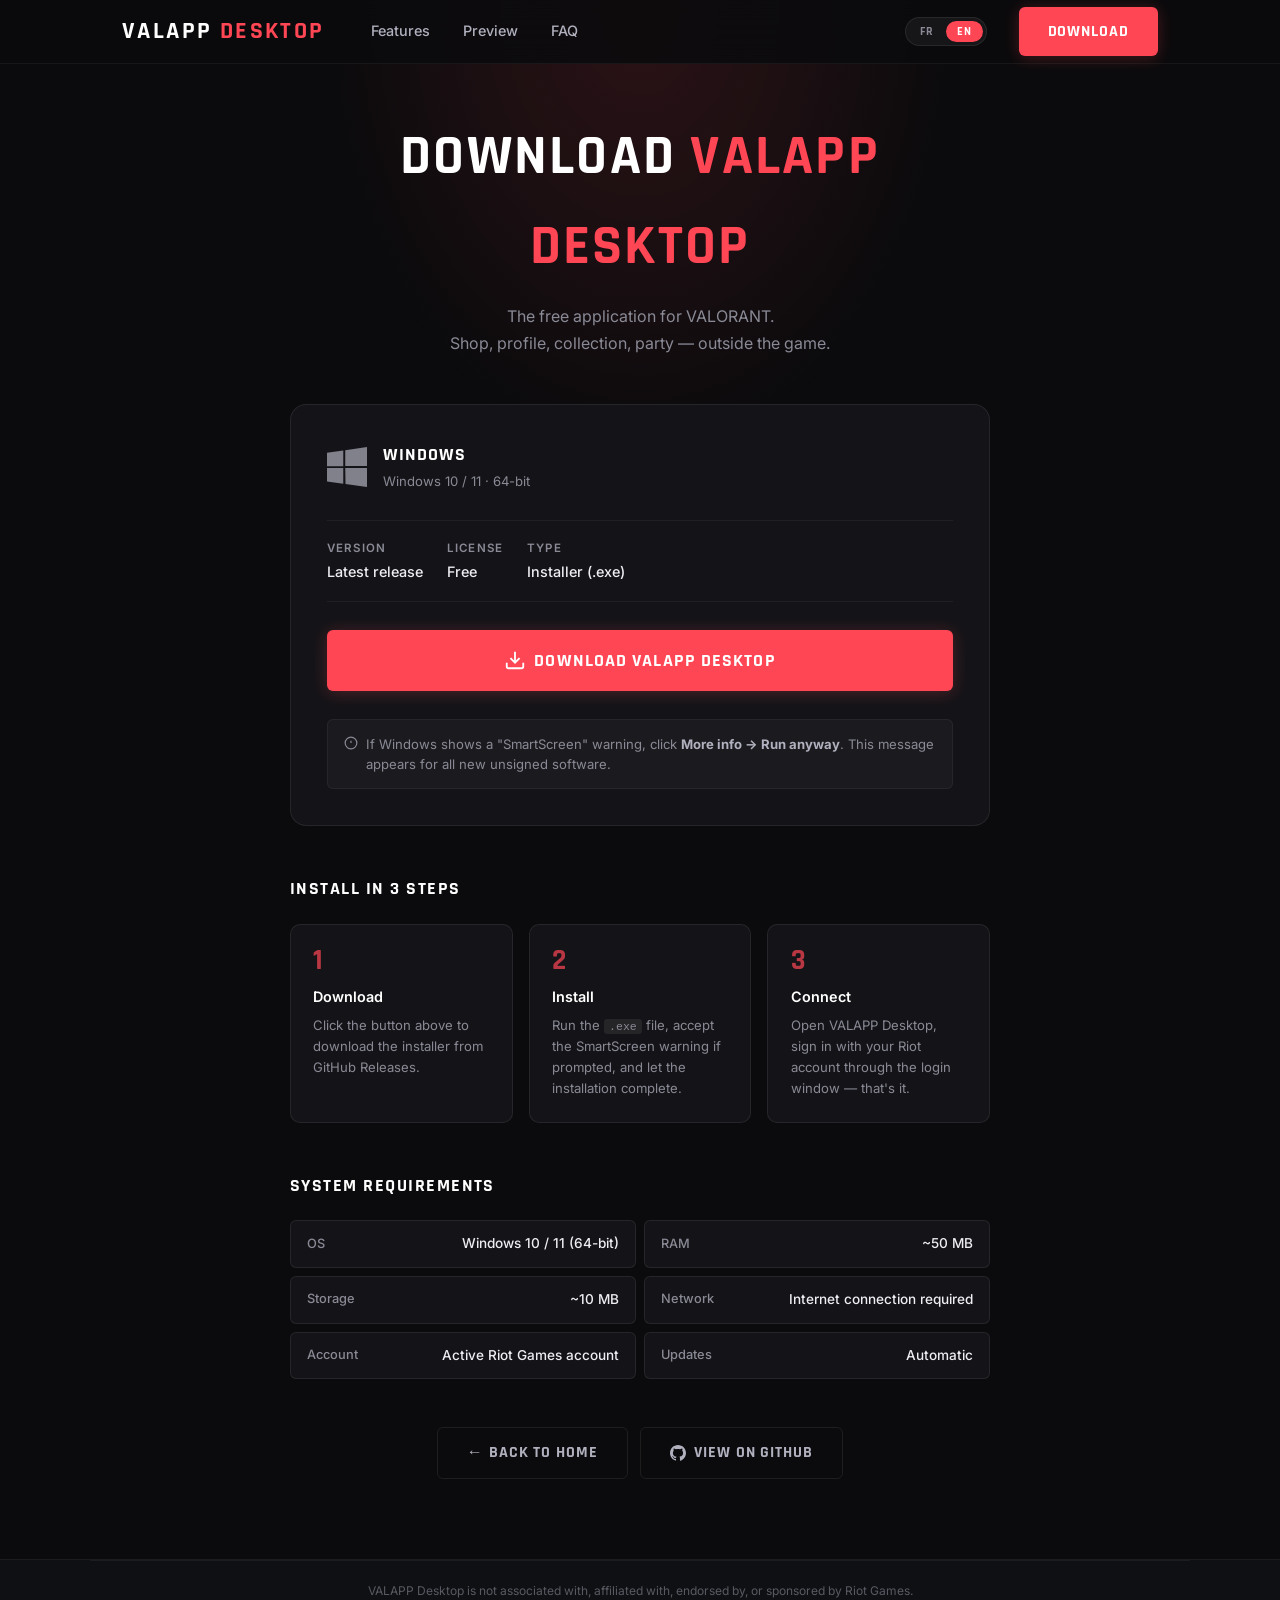
<file: download.html>
<!DOCTYPE html>
<html lang="fr">
<head>
    <meta charset="UTF-8">
    <meta name="viewport" content="width=device-width, initial-scale=1.0">
    <title>Télécharger VALAPP Desktop / Download VALAPP Desktop</title>
    <meta name="description" content="Téléchargez VALAPP Desktop — l'application gratuite pour VALORANT. Windows 10/11 uniquement.">
    <meta name="theme-color" content="#FF4655">
    <link rel="icon" type="image/svg+xml" href="favicon.svg">
    <meta property="og:type" content="website">
    <meta property="og:title" content="Download VALAPP Desktop">
    <meta property="og:description" content="The free app for VALORANT — Windows 10/11.">
    <meta property="og:image" content="https://main-zenato.github.io/VALAPP-desktop/screenshots/store.png">
    <link rel="preconnect" href="https://fonts.googleapis.com">
    <link rel="stylesheet" href="https://fonts.googleapis.com/css2?family=Rajdhani:wght@400;600;700&family=Inter:wght@300;400;500;600&display=swap">
    <link rel="stylesheet" href="style.css">
</head>
<body class="download-page">

<nav class="navbar scrolled" id="navbar">
    <div class="nav-inner">
        <a href="index.html" class="nav-logo">VALAPP<span> Desktop</span></a>
        <ul class="nav-links" id="nav-links">
            <li><a href="index.html#features" data-i18n="nav.features">Fonctionnalités</a></li>
            <li><a href="index.html#screenshots" data-i18n="nav.preview">Aperçu</a></li>
            <li><a href="index.html#faq" data-i18n="nav.faq">FAQ</a></li>
        </ul>
        <div class="lang-toggle">
            <button class="lang-btn active" data-lang="fr">FR</button>
            <button class="lang-btn" data-lang="en">EN</button>
        </div>
        <a href="#download" class="btn btn-primary nav-cta" data-i18n="nav.download">Télécharger</a>
        <button class="nav-burger" id="burger" aria-label="Menu">
            <span></span><span></span><span></span>
        </button>
    </div>
</nav>

<main class="dl-main" id="download">
    <div class="dl-glow"></div>
    <div class="dl-inner">

        <div class="dl-header">
            <h1 data-i18n-html="dl.title">Télécharger <span class="accent">ValAPP</span></h1>
            <p data-i18n-html="dl.subtitle">L'application desktop gratuite pour VALORANT.<br>Boutique, profil, collection, party — en dehors du jeu.</p>
        </div>

        <div class="dl-card">
            <div class="dl-platform">
                <svg width="40" height="40" viewBox="0 0 24 24" fill="currentColor"><path d="M0 3.449L9.75 2.1v9.451H0m10.949-9.602L24 0v11.4H10.949M0 12.6h9.75v9.451L0 20.699M10.949 12.6H24V24l-12.9-1.801"/></svg>
                <div>
                    <span class="dl-os" data-i18n="dl.os">Windows</span>
                    <span class="dl-req" data-i18n="dl.req.platform">Windows 10 / 11 · 64-bit</span>
                </div>
            </div>

            <div class="dl-info-row">
                <div class="dl-info-item">
                    <span class="dl-info-label" data-i18n="dl.ver.label">Version</span>
                    <span class="dl-info-value" data-i18n="dl.ver.value" id="version-display">Dernière version</span>
                </div>
                <div class="dl-info-item">
                    <span class="dl-info-label" data-i18n="dl.lic.label">Licence</span>
                    <span class="dl-info-value" data-i18n="dl.lic.value">Gratuit</span>
                </div>
                <div class="dl-info-item">
                    <span class="dl-info-label" data-i18n="dl.type.label">Type</span>
                    <span class="dl-info-value" data-i18n="dl.type.value">Installateur (.exe)</span>
                </div>
            </div>

            <a href="https://github.com/Main-Zenato/VALAPP-desktop/releases/latest" class="btn btn-primary btn-xl dl-btn" id="dl-btn">
                <svg width="22" height="22" fill="none" stroke="currentColor" stroke-width="2" viewBox="0 0 24 24"><path d="M21 15v4a2 2 0 0 1-2 2H5a2 2 0 0 1-2-2v-4"/><polyline points="7 10 12 15 17 10"/><line x1="12" y1="15" x2="12" y2="3"/></svg>
                <span data-i18n="dl.btn">Télécharger VALAPP Desktop</span>
            </a>

            <p class="dl-note">
                <svg width="14" height="14" fill="none" stroke="currentColor" stroke-width="2" viewBox="0 0 24 24"><circle cx="12" cy="12" r="10"/><line x1="12" y1="8" x2="12" y2="12"/><line x1="12" y1="16" x2="12.01" y2="16"/></svg>
                <span data-i18n-html="dl.note">Si Windows affiche un avertissement "SmartScreen", cliquez <strong>Informations complémentaires → Exécuter quand même</strong>. Ce message apparaît pour tout nouveau logiciel non certifié.</span>
            </p>
        </div>

        <div class="dl-steps">
            <h2 data-i18n="dl.steps.title">Installation en 3 étapes</h2>
            <div class="steps-grid">
                <div class="step">
                    <div class="step-num">1</div>
                    <h3 data-i18n="dl.step1.title">Télécharger</h3>
                    <p data-i18n="dl.step1.desc">Cliquez sur le bouton ci-dessus pour télécharger l'installateur depuis GitHub Releases.</p>
                </div>
                <div class="step">
                    <div class="step-num">2</div>
                    <h3 data-i18n="dl.step2.title">Installer</h3>
                    <p data-i18n-html="dl.step2.desc">Lancez le fichier <code>.exe</code>, acceptez l'avertissement SmartScreen si nécessaire, et laissez l'installation se terminer.</p>
                </div>
                <div class="step">
                    <div class="step-num">3</div>
                    <h3 data-i18n="dl.step3.title">Connecter</h3>
                    <p data-i18n="dl.step3.desc">Ouvrez ValAPP, connectez votre compte Riot via la fenêtre de login officielle — et c'est tout.</p>
                </div>
            </div>
        </div>

        <div class="dl-requirements">
            <h2 data-i18n="dl.sysreq.title">Configuration requise</h2>
            <div class="req-grid">
                <div class="req-item">
                    <span class="req-label" data-i18n="dl.sysreq1.l">Système</span>
                    <span class="req-value" data-i18n="dl.sysreq1.v">Windows 10 / 11 (64-bit)</span>
                </div>
                <div class="req-item">
                    <span class="req-label" data-i18n="dl.sysreq2.l">RAM</span>
                    <span class="req-value" data-i18n="dl.sysreq2.v">~50 Mo</span>
                </div>
                <div class="req-item">
                    <span class="req-label" data-i18n="dl.sysreq3.l">Stockage</span>
                    <span class="req-value" data-i18n="dl.sysreq3.v">~10 Mo</span>
                </div>
                <div class="req-item">
                    <span class="req-label" data-i18n="dl.sysreq4.l">Réseau</span>
                    <span class="req-value" data-i18n="dl.sysreq4.v">Connexion internet requise</span>
                </div>
                <div class="req-item">
                    <span class="req-label" data-i18n="dl.sysreq5.l">Compte</span>
                    <span class="req-value" data-i18n="dl.sysreq5.v">Compte Riot Games actif</span>
                </div>
                <div class="req-item">
                    <span class="req-label" data-i18n="dl.sysreq6.l">Mises à jour</span>
                    <span class="req-value" data-i18n="dl.sysreq6.v">Automatiques</span>
                </div>
            </div>
        </div>

        <div class="dl-footer-links">
            <a href="index.html" class="btn btn-ghost" data-i18n="dl.back">← Retour à l'accueil</a>
            <a href="https://github.com/Main-Zenato/VALAPP-desktop" class="btn btn-ghost" target="_blank" rel="noopener">
                <svg width="16" height="16" fill="currentColor" viewBox="0 0 24 24"><path d="M12 0C5.37 0 0 5.37 0 12c0 5.3 3.438 9.8 8.205 11.385.6.113.82-.258.82-.577 0-.285-.01-1.04-.015-2.04-3.338.724-4.042-1.61-4.042-1.61C4.422 18.07 3.633 17.7 3.633 17.7c-1.087-.744.084-.729.084-.729 1.205.084 1.838 1.236 1.838 1.236 1.07 1.835 2.809 1.305 3.495.998.108-.776.417-1.305.76-1.605-2.665-.3-5.466-1.332-5.466-5.93 0-1.31.465-2.38 1.235-3.22-.135-.303-.54-1.523.105-3.176 0 0 1.005-.322 3.3 1.23.96-.267 1.98-.399 3-.405 1.02.006 2.04.138 3 .405 2.28-1.552 3.285-1.23 3.285-1.23.645 1.653.24 2.873.12 3.176.765.84 1.23 1.91 1.23 3.22 0 4.61-2.805 5.625-5.475 5.92.42.36.81 1.096.81 2.22 0 1.606-.015 2.896-.015 3.286 0 .315.21.69.825.57C20.565 21.795 24 17.295 24 12c0-6.63-5.37-12-12-12"/></svg>
                <span data-i18n="dl.github">Voir sur GitHub</span>
            </a>
        </div>

    </div>
</main>

<footer class="footer footer-minimal">
    <div class="footer-bottom">
        <p data-i18n="footer.disclaimer">ValAPP n'est pas associé, affilié, approuvé ou sponsorisé par Riot Games. VALORANT™ est une marque déposée de Riot Games, Inc.</p>
    </div>
</footer>

<script src="i18n.js"></script>
<script>
    const burger = document.getElementById('burger');
    const navLinks = document.getElementById('nav-links');
    burger.addEventListener('click', () => {
        navLinks.classList.toggle('open');
        burger.classList.toggle('active');
    });

    // Résolution du lien de téléchargement direct via l'API GitHub
    (async function resolveDownload() {
        const btn = document.getElementById('dl-btn');
        const versionDisplay = document.getElementById('version-display');
        const FALLBACK = 'https://github.com/Main-Zenato/VALAPP-desktop/releases/latest';

        try {
            const res = await fetch('https://api.github.com/repos/Main-Zenato/VALAPP-desktop/releases/latest');
            if (!res.ok) return;
            const data = await res.json();

            // Trouver le setup .exe (pas le .sig ni le .json)
            const asset = data.assets?.find(a => a.name.endsWith('.exe') && !a.name.endsWith('.sig'));
            let sizeLabel = '';
            if (asset) {
                btn.href = asset.browser_download_url;
                btn.removeAttribute('target');
                btn.removeAttribute('rel');
                if (asset.size) sizeLabel = ` · ${(asset.size / 1048576).toFixed(1)} Mo`;
            }

            // Afficher la version réelle (+ taille du fichier)
            if (data.tag_name && versionDisplay) {
                versionDisplay.textContent = data.tag_name + sizeLabel;
            }
        } catch {
            btn.href = FALLBACK;
        }
    })();
</script>
</body>
</html>
</file>
<file: style.css>
/* ===== RESET ===== */
*, *::before, *::after { margin: 0; padding: 0; box-sizing: border-box; }

/* ===== FONTS ===== */
@import url('https://fonts.googleapis.com/css2?family=Rajdhani:wght@400;600;700&family=Inter:wght@300;400;500;600&display=swap');

/* ===== TOKENS ===== */
:root {
    --red:         #ff4655;
    --red-dark:    #c0392b;
    --red-glow:    rgba(255, 70, 85, 0.22);
    --bg:          #0b0b0d;
    --bg-alt:      #0f1014;
    --bg-card:     #141418;
    --bg-card-alt: #1a1a20;
    --border:      rgba(255,255,255,0.08);
    --border-subtle: rgba(255,255,255,0.05);
    --text:        #eeeef2;
    --muted:       #8a8a96;
    --muted-light: #b0b0be;
    --white:       #ffffff;
    --radius-sm:   6px;
    --radius:      10px;
    --radius-lg:   16px;
    --nav-h:       64px;
    --section-max: 1100px;
    --transition:  0.2s ease;
}

html { scroll-behavior: smooth; }

html, body {
    background: var(--bg);
    color: var(--text);
    font-family: 'Inter', sans-serif;
    font-size: 16px;
    line-height: 1.6;
    overflow-x: hidden;
    -webkit-font-smoothing: antialiased;
}

a { color: inherit; text-decoration: none; }
img { display: block; max-width: 100%; }

/* ===== TYPOGRAPHY ===== */
.accent { color: var(--red); }

/* ===== BUTTONS ===== */
.btn {
    display: inline-flex;
    align-items: center;
    gap: 8px;
    padding: 0.75rem 1.8rem;
    border-radius: var(--radius-sm);
    font-family: 'Rajdhani', sans-serif;
    font-size: 1rem;
    font-weight: 700;
    letter-spacing: 0.06em;
    text-transform: uppercase;
    border: none;
    cursor: pointer;
    text-decoration: none;
    transition: background var(--transition), transform var(--transition), box-shadow var(--transition), color var(--transition), border-color var(--transition);
    position: relative;
    overflow: hidden;
    white-space: nowrap;
}

.btn::before {
    content: '';
    position: absolute;
    inset: 0;
    background: linear-gradient(120deg, transparent 35%, rgba(255,255,255,0.1) 55%, transparent 65%);
    transform: translateX(-120%);
    transition: transform 0.5s ease;
}
.btn:hover::before { transform: translateX(120%); }

.btn-primary {
    background: var(--red);
    color: var(--white);
    box-shadow: 0 2px 16px rgba(255,70,85,0.25);
}
.btn-primary:hover {
    background: var(--red-dark);
    transform: translateY(-2px);
    box-shadow: 0 6px 28px rgba(255,70,85,0.45);
}
.btn-primary:active { transform: translateY(0); box-shadow: none; }

.btn-ghost {
    background: transparent;
    color: var(--muted-light);
    border: 1px solid var(--border);
}
.btn-ghost:hover {
    background: rgba(255,255,255,0.05);
    color: var(--text);
    border-color: rgba(255,255,255,0.15);
}

.btn-lg  { padding: 0.9rem 2.2rem; font-size: 1.05rem; }
.btn-xl  { padding: 1rem 2.8rem; font-size: 1.15rem; }

/* ===== NAVBAR ===== */
.navbar {
    position: fixed;
    top: 0; left: 0; right: 0;
    z-index: 100;
    height: var(--nav-h);
    background: transparent;
    transition: background 0.3s ease, border-color 0.3s ease, backdrop-filter 0.3s ease;
    border-bottom: 1px solid transparent;
}
.navbar.scrolled {
    background: rgba(11,11,13,0.88);
    backdrop-filter: blur(16px);
    -webkit-backdrop-filter: blur(16px);
    border-bottom-color: var(--border-subtle);
}

.nav-inner {
    max-width: var(--section-max);
    margin: 0 auto;
    padding: 0 2rem;
    height: 100%;
    display: flex;
    align-items: center;
    gap: 2rem;
}

.nav-logo {
    font-family: 'Rajdhani', sans-serif;
    font-size: 1.5rem;
    font-weight: 700;
    letter-spacing: 0.1em;
    text-transform: uppercase;
    color: var(--white);
    flex-shrink: 0;
}
.nav-logo span { color: var(--red); }

.nav-links {
    display: flex;
    list-style: none;
    gap: 0.25rem;
    margin-right: auto;
}
.nav-links a {
    padding: 0.4rem 0.9rem;
    border-radius: var(--radius-sm);
    font-size: 0.9rem;
    font-weight: 500;
    color: var(--muted-light);
    transition: color var(--transition), background var(--transition);
}
.nav-links a:hover { color: var(--text); background: rgba(255,255,255,0.05); }

.nav-cta { flex-shrink: 0; }

/* ===== LANGUAGE TOGGLE ===== */
.lang-toggle {
    display: flex;
    align-items: center;
    gap: 2px;
    background: rgba(255,255,255,0.05);
    border: 1px solid var(--border);
    border-radius: 20px;
    padding: 3px;
    flex-shrink: 0;
}
.lang-btn {
    background: transparent;
    border: none;
    color: var(--muted);
    font-family: 'Rajdhani', sans-serif;
    font-size: 0.78rem;
    font-weight: 700;
    letter-spacing: 0.1em;
    padding: 0.25rem 0.65rem;
    border-radius: 16px;
    cursor: pointer;
    transition: background var(--transition), color var(--transition);
    line-height: 1;
}
.lang-btn:hover { color: var(--text); }
.lang-btn.active {
    background: var(--red);
    color: var(--white);
}

.nav-burger {
    display: none;
    flex-direction: column;
    gap: 5px;
    background: none;
    border: none;
    cursor: pointer;
    padding: 4px;
    margin-left: auto;
}
.nav-burger span {
    display: block;
    width: 22px;
    height: 2px;
    background: var(--text);
    border-radius: 2px;
    transition: transform 0.25s ease, opacity 0.25s ease;
}
.nav-burger.active span:nth-child(1) { transform: translateY(7px) rotate(45deg); }
.nav-burger.active span:nth-child(2) { opacity: 0; }
.nav-burger.active span:nth-child(3) { transform: translateY(-7px) rotate(-45deg); }

/* ===== SECTION LAYOUT ===== */
.section-inner {
    max-width: var(--section-max);
    margin: 0 auto;
    padding: 0 2rem;
}

.section-header {
    text-align: center;
    margin-bottom: 3.5rem;
}
.section-header h2 {
    font-family: 'Rajdhani', sans-serif;
    font-size: clamp(1.8rem, 4vw, 2.6rem);
    font-weight: 700;
    letter-spacing: 0.04em;
    text-transform: uppercase;
    color: var(--white);
    margin-bottom: 0.75rem;
}
.section-header p {
    font-size: 1rem;
    color: var(--muted);
    max-width: 520px;
    margin: 0 auto;
}

/* ===== HERO ===== */
.hero {
    min-height: 100vh;
    display: flex;
    align-items: center;
    padding: calc(var(--nav-h) + 2rem) 2rem 4rem;
    position: relative;
    overflow: hidden;
}

.hero-glow {
    position: absolute;
    top: -100px; left: 50%;
    transform: translateX(-50%);
    width: 900px; height: 600px;
    background: radial-gradient(ellipse at 50% 0%, rgba(255,70,85,0.18) 0%, transparent 65%);
    pointer-events: none;
}

.hero-inner {
    max-width: var(--section-max);
    margin: 0 auto;
    width: 100%;
    display: grid;
    grid-template-columns: 1fr 1fr;
    gap: 4rem;
    align-items: center;
}

.hero-badge {
    display: inline-flex;
    align-items: center;
    gap: 8px;
    background: rgba(255,70,85,0.1);
    border: 1px solid rgba(255,70,85,0.25);
    color: var(--red);
    font-size: 0.8rem;
    font-weight: 600;
    letter-spacing: 0.08em;
    text-transform: uppercase;
    padding: 0.35rem 0.9rem;
    border-radius: 20px;
    margin-bottom: 1.5rem;
}
.badge-dot {
    width: 7px; height: 7px;
    background: var(--red);
    border-radius: 50%;
    animation: pulse 2s infinite;
}
@keyframes pulse {
    0%, 100% { opacity: 1; transform: scale(1); }
    50% { opacity: 0.5; transform: scale(0.8); }
}

.hero-text h1 {
    font-family: 'Rajdhani', sans-serif;
    font-size: clamp(2.1rem, 4.4vw, 3.2rem);
    font-weight: 700;
    letter-spacing: 0.01em;
    text-transform: uppercase;
    line-height: 1.1;
    color: var(--white);
    margin-bottom: 1.25rem;
    max-width: 16ch;
}
.hero-text h1 .hero-sub {
    display: block;
    margin-top: 0.5rem;
    font-family: 'Inter', sans-serif;
    font-size: 0.42em;
    font-weight: 500;
    letter-spacing: 0;
    text-transform: none;
    color: var(--muted-light);
}

.hero-desc {
    font-size: 1.05rem;
    color: var(--muted-light);
    line-height: 1.7;
    max-width: 480px;
    margin-bottom: 2rem;
}
.hero-desc strong { color: var(--text); font-weight: 600; }

.hero-actions {
    display: flex;
    flex-wrap: wrap;
    gap: 0.75rem;
    margin-bottom: 1.5rem;
}

.hero-meta {
    display: flex;
    align-items: center;
    gap: 0.5rem;
    font-size: 0.82rem;
    color: var(--muted);
}
.hero-meta .dot { color: var(--border); }

/* ===== APP MOCKUP ===== */
.hero-visual { display: flex; justify-content: center; align-items: center; }

.app-mockup {
    width: 100%;
    max-width: 500px;
    background: var(--bg-card);
    border: 1px solid var(--border);
    border-radius: var(--radius-lg);
    overflow: hidden;
    box-shadow: 0 24px 80px rgba(0,0,0,0.6), 0 0 0 1px rgba(255,255,255,0.04);
}

.mockup-titlebar {
    display: flex;
    align-items: center;
    gap: 12px;
    padding: 10px 14px;
    background: rgba(0,0,0,0.3);
    border-bottom: 1px solid var(--border-subtle);
}
.mockup-controls { display: flex; gap: 6px; }
.mc {
    width: 10px; height: 10px;
    border-radius: 50%;
    opacity: 0.7;
}
.mc.red    { background: #ff5f57; }
.mc.yellow { background: #febc2e; }
.mc.green  { background: #28c840; }
.mockup-title {
    font-size: 0.7rem;
    color: var(--muted);
    letter-spacing: 0.08em;
    margin: 0 auto;
    padding-right: 52px;
}

.mockup-body {
    display: flex;
    height: 260px;
}

.mockup-sidebar {
    width: 48px;
    background: rgba(0,0,0,0.2);
    border-right: 1px solid var(--border-subtle);
    display: flex;
    flex-direction: column;
    align-items: center;
    padding: 12px 0;
    gap: 8px;
}
.mockup-avatar {
    width: 28px; height: 28px;
    border-radius: 50%;
    background: linear-gradient(135deg, var(--red) 0%, #a0182a 100%);
    margin-bottom: 6px;
    flex-shrink: 0;
}
.mockup-nav-item {
    width: 28px; height: 6px;
    background: var(--border);
    border-radius: 3px;
    flex-shrink: 0;
}
.mockup-nav-item.active {
    background: var(--red);
    box-shadow: 0 0 8px rgba(255,70,85,0.5);
}

.mockup-content {
    flex: 1;
    padding: 12px;
    display: flex;
    flex-direction: column;
    gap: 10px;
    overflow: hidden;
}

.mockup-header-bar {
    height: 10px;
    background: linear-gradient(90deg, rgba(255,70,85,0.6) 0%, transparent 100%);
    border-radius: 5px;
    width: 45%;
    flex-shrink: 0;
}

.mockup-skins-row {
    display: grid;
    grid-template-columns: repeat(4, 1fr);
    gap: 6px;
    flex-shrink: 0;
}
.mockup-skin-card {
    background: var(--bg-card-alt);
    border: 1px solid var(--border-subtle);
    border-radius: var(--radius-sm);
    padding: 6px;
    display: flex;
    flex-direction: column;
    gap: 4px;
}
.mockup-skin-img {
    height: 40px;
    background: linear-gradient(135deg, rgba(255,255,255,0.04), rgba(255,255,255,0.01));
    border-radius: 3px;
    position: relative;
    overflow: hidden;
}
.mockup-skin-img::after {
    content: '';
    position: absolute;
    inset: 0;
    background: linear-gradient(135deg, transparent 40%, rgba(255,255,255,0.05) 60%, transparent 70%);
}
.mockup-skin-img.accent {
    background: linear-gradient(135deg, rgba(255,70,85,0.2), rgba(255,70,85,0.05));
}
.mockup-skin-name { height: 4px; background: rgba(255,255,255,0.08); border-radius: 2px; }
.mockup-skin-price { height: 4px; background: rgba(255,70,85,0.4); border-radius: 2px; width: 60%; }

.mockup-bundle-card {
    flex: 1;
    background: var(--bg-card-alt);
    border: 1px solid var(--border-subtle);
    border-radius: var(--radius-sm);
    display: flex;
    gap: 8px;
    padding: 8px;
    min-height: 0;
}
.mockup-bundle-img {
    width: 70px;
    background: linear-gradient(135deg, rgba(255,70,85,0.12), rgba(100,20,30,0.2));
    border-radius: 4px;
    flex-shrink: 0;
}
.mockup-bundle-info {
    flex: 1;
    display: flex;
    flex-direction: column;
    justify-content: center;
    gap: 6px;
}
.mockup-line {
    height: 5px;
    background: rgba(255,255,255,0.08);
    border-radius: 3px;
}
.mockup-line.wide   { width: 80%; }
.mockup-line.medium { width: 50%; }

/* ===== FEATURES ===== */
.features {
    padding: 7rem 0;
    background: var(--bg-alt);
    border-top: 1px solid var(--border-subtle);
    border-bottom: 1px solid var(--border-subtle);
}

.features-grid {
    display: grid;
    grid-template-columns: repeat(auto-fill, minmax(240px, 1fr));
    gap: 1.25rem;
}

.feature-card {
    background: var(--bg-card);
    border: 1px solid var(--border);
    border-radius: var(--radius);
    padding: 1.75rem;
    transition: border-color var(--transition), transform var(--transition), box-shadow var(--transition);
}
.feature-card:hover {
    border-color: rgba(255,70,85,0.3);
    transform: translateY(-3px);
    box-shadow: 0 12px 40px rgba(0,0,0,0.35);
}

.feature-icon {
    width: 42px; height: 42px;
    background: rgba(255,70,85,0.1);
    border: 1px solid rgba(255,70,85,0.2);
    border-radius: var(--radius-sm);
    display: flex;
    align-items: center;
    justify-content: center;
    color: var(--red);
    margin-bottom: 1rem;
}

.feature-card h3 {
    font-family: 'Rajdhani', sans-serif;
    font-size: 1.05rem;
    font-weight: 700;
    letter-spacing: 0.04em;
    text-transform: uppercase;
    color: var(--white);
    margin-bottom: 0.5rem;
}
.feature-card p {
    font-size: 0.88rem;
    color: var(--muted);
    line-height: 1.65;
}

/* ===== SCREENSHOTS ===== */
.screenshots {
    padding: 7rem 0;
}

.screenshots-grid {
    display: grid;
    grid-template-columns: 2fr 1fr 1fr;
    grid-template-rows: auto auto;
    gap: 1rem;
}
.screenshot-item { border-radius: var(--radius); overflow: hidden; }
.screenshot-item.featured { grid-row: span 2; }

.screenshot-img {
    display: block;
    width: 100%;
    height: 100%;
    object-fit: cover;
    object-position: top;
    border-radius: var(--radius);
    border: 1px solid var(--border);
    transition: transform 0.3s ease, box-shadow 0.3s ease;
}
.screenshot-item:hover .screenshot-img {
    transform: scale(1.015);
    box-shadow: 0 12px 40px rgba(0,0,0,0.5);
}

.screenshot-label {
    padding: 0.5rem 0.25rem;
    font-size: 0.8rem;
    color: var(--muted);
    font-weight: 500;
}

.screenshots-hint {
    text-align: center;
    font-size: 0.78rem;
    color: var(--muted);
    opacity: 0.5;
    margin-top: 2rem;
    font-style: italic;
}

/* ===== SAFE BANNER ===== */
.safe-section {
    padding: 3rem 0;
    background: var(--bg-alt);
    border-top: 1px solid var(--border-subtle);
    border-bottom: 1px solid var(--border-subtle);
}

.safe-inner {
    display: flex;
    align-items: center;
    gap: 1.5rem;
    background: rgba(255,70,85,0.05);
    border: 1px solid rgba(255,70,85,0.15);
    border-radius: var(--radius);
    padding: 1.75rem 2rem;
}

.safe-icon {
    color: var(--red);
    flex-shrink: 0;
    opacity: 0.85;
}

.safe-text { flex: 1; }
.safe-text h3 {
    font-family: 'Rajdhani', sans-serif;
    font-size: 1rem;
    font-weight: 700;
    letter-spacing: 0.06em;
    text-transform: uppercase;
    color: var(--white);
    margin-bottom: 0.35rem;
}
.safe-text p { font-size: 0.88rem; color: var(--muted-light); }

.safe-badge {
    flex-shrink: 0;
    background: rgba(92,255,182,0.1);
    border: 1px solid rgba(92,255,182,0.25);
    color: #5cffb6;
    font-family: 'Rajdhani', sans-serif;
    font-size: 0.78rem;
    font-weight: 700;
    letter-spacing: 0.1em;
    text-transform: uppercase;
    padding: 0.4rem 0.9rem;
    border-radius: 20px;
}

/* ===== FAQ ===== */
.faq {
    padding: 7rem 0;
    background: var(--bg-alt);
}

.faq-list {
    max-width: 760px;
    margin: 0 auto;
    display: flex;
    flex-direction: column;
    gap: 0.5rem;
}

.faq-item {
    background: var(--bg-card);
    border: 1px solid var(--border);
    border-radius: var(--radius);
    overflow: hidden;
    transition: border-color var(--transition);
}
.faq-item[open] { border-color: rgba(255,70,85,0.25); }
.faq-item[open] .faq-chevron { transform: rotate(180deg); }

.faq-item summary {
    display: flex;
    align-items: center;
    justify-content: space-between;
    gap: 1rem;
    padding: 1.1rem 1.4rem;
    cursor: pointer;
    list-style: none;
    font-weight: 600;
    color: var(--text);
    font-size: 0.95rem;
    user-select: none;
    transition: color var(--transition);
}
.faq-item summary::-webkit-details-marker { display: none; }
.faq-item summary:hover { color: var(--white); }

.faq-chevron {
    flex-shrink: 0;
    color: var(--muted);
    transition: transform 0.25s ease;
}

.faq-body {
    padding: 0 1.4rem 1.25rem;
    border-top: 1px solid var(--border-subtle);
}
.faq-body p {
    font-size: 0.9rem;
    color: var(--muted-light);
    line-height: 1.7;
    padding-top: 1rem;
}

/* ===== DOWNLOAD CTA ===== */
.download-cta {
    padding: 8rem 0;
    text-align: center;
    position: relative;
    overflow: hidden;
}

.cta-glow {
    position: absolute;
    top: 50%; left: 50%;
    transform: translate(-50%, -50%);
    width: 600px; height: 400px;
    background: radial-gradient(ellipse, rgba(255,70,85,0.14) 0%, transparent 70%);
    pointer-events: none;
}

.cta-inner { position: relative; z-index: 1; }

.cta-inner h2 {
    font-family: 'Rajdhani', sans-serif;
    font-size: clamp(2rem, 5vw, 3.2rem);
    font-weight: 700;
    letter-spacing: 0.04em;
    text-transform: uppercase;
    color: var(--white);
    margin-bottom: 0.75rem;
}
.cta-inner p {
    font-size: 1rem;
    color: var(--muted);
    margin-bottom: 2.25rem;
}
.cta-meta {
    margin-top: 1.25rem;
    font-size: 0.82rem;
    color: var(--muted);
}

/* ===== FOOTER ===== */
.footer {
    background: var(--bg-alt);
    border-top: 1px solid var(--border-subtle);
}

.footer-inner {
    max-width: var(--section-max);
    margin: 0 auto;
    padding: 3.5rem 2rem 2.5rem;
    display: flex;
    gap: 4rem;
}

.footer-brand { flex: 1; }
.footer-logo {
    font-family: 'Rajdhani', sans-serif;
    font-size: 1.4rem;
    font-weight: 700;
    letter-spacing: 0.1em;
    text-transform: uppercase;
    color: var(--white);
    display: inline-block;
    margin-bottom: 0.75rem;
}
.footer-logo span { color: var(--red); }
.footer-brand p { font-size: 0.85rem; color: var(--muted); line-height: 1.65; }

.footer-nav {
    display: flex;
    gap: 4rem;
}
.footer-col {
    display: flex;
    flex-direction: column;
    gap: 0.5rem;
}
.footer-col h4 {
    font-family: 'Rajdhani', sans-serif;
    font-size: 0.8rem;
    font-weight: 700;
    letter-spacing: 0.12em;
    text-transform: uppercase;
    color: var(--muted);
    margin-bottom: 0.25rem;
}
.footer-col a {
    font-size: 0.88rem;
    color: var(--muted-light);
    transition: color var(--transition);
}
.footer-col a:hover { color: var(--white); }

.footer-bottom {
    max-width: var(--section-max);
    margin: 0 auto;
    padding: 1.25rem 2rem;
    border-top: 1px solid var(--border-subtle);
}
.footer-bottom p {
    font-size: 0.75rem;
    color: var(--muted);
    opacity: 0.6;
    line-height: 1.6;
}

.footer.footer-minimal .footer-bottom {
    text-align: center;
    border-top: 1px solid var(--border-subtle);
}

/* ===== DOWNLOAD PAGE ===== */
.download-page { min-height: 100vh; display: flex; flex-direction: column; }

.dl-main {
    flex: 1;
    padding: calc(var(--nav-h) + 3rem) 2rem 5rem;
    position: relative;
    display: flex;
    align-items: flex-start;
    justify-content: center;
}

.dl-glow {
    position: fixed;
    top: 0; left: 50%;
    transform: translateX(-50%);
    width: 700px; height: 500px;
    background: radial-gradient(ellipse at 50% 0%, rgba(255,70,85,0.14) 0%, transparent 65%);
    pointer-events: none;
}

.dl-inner {
    max-width: 700px;
    width: 100%;
    position: relative;
    z-index: 1;
    display: flex;
    flex-direction: column;
    gap: 3rem;
}

.dl-header { text-align: center; }
.dl-header h1 {
    font-family: 'Rajdhani', sans-serif;
    font-size: clamp(2.2rem, 6vw, 3.5rem);
    font-weight: 700;
    letter-spacing: 0.04em;
    text-transform: uppercase;
    color: var(--white);
    margin-bottom: 0.75rem;
}
.dl-header p { font-size: 1rem; color: var(--muted); line-height: 1.65; }

.dl-card {
    background: var(--bg-card);
    border: 1px solid var(--border);
    border-radius: var(--radius-lg);
    padding: 2.25rem;
    display: flex;
    flex-direction: column;
    gap: 1.75rem;
}

.dl-platform {
    display: flex;
    align-items: center;
    gap: 1rem;
    color: var(--muted-light);
}
.dl-platform svg { opacity: 0.7; flex-shrink: 0; }
.dl-os {
    display: block;
    font-family: 'Rajdhani', sans-serif;
    font-size: 1.1rem;
    font-weight: 700;
    letter-spacing: 0.06em;
    text-transform: uppercase;
    color: var(--white);
}
.dl-req { display: block; font-size: 0.82rem; color: var(--muted); margin-top: 2px; }

.dl-info-row {
    display: flex;
    gap: 1.5rem;
    flex-wrap: wrap;
    padding: 1.1rem 0;
    border-top: 1px solid var(--border-subtle);
    border-bottom: 1px solid var(--border-subtle);
}
.dl-info-item { display: flex; flex-direction: column; gap: 3px; }
.dl-info-label { font-size: 0.72rem; letter-spacing: 0.1em; text-transform: uppercase; color: var(--muted); font-weight: 600; }
.dl-info-value { font-size: 0.9rem; color: var(--text); font-weight: 500; }

.dl-btn { width: 100%; justify-content: center; }

.dl-note {
    display: flex;
    align-items: flex-start;
    gap: 8px;
    font-size: 0.82rem;
    color: var(--muted);
    line-height: 1.55;
    background: rgba(255,255,255,0.03);
    border: 1px solid var(--border-subtle);
    border-radius: var(--radius-sm);
    padding: 0.85rem 1rem;
}
.dl-note svg { flex-shrink: 0; margin-top: 2px; }
.dl-note strong { color: var(--muted-light); }

.dl-steps h2,
.dl-requirements h2 {
    font-family: 'Rajdhani', sans-serif;
    font-size: 1.15rem;
    font-weight: 700;
    letter-spacing: 0.08em;
    text-transform: uppercase;
    color: var(--white);
    margin-bottom: 1.25rem;
}

.steps-grid {
    display: grid;
    grid-template-columns: repeat(3, 1fr);
    gap: 1rem;
}
.step {
    background: var(--bg-card);
    border: 1px solid var(--border);
    border-radius: var(--radius);
    padding: 1.4rem;
}
.step-num {
    font-family: 'Rajdhani', sans-serif;
    font-size: 1.8rem;
    font-weight: 700;
    color: var(--red);
    opacity: 0.7;
    line-height: 1;
    margin-bottom: 0.6rem;
}
.step h3 {
    font-size: 0.9rem;
    font-weight: 600;
    color: var(--white);
    margin-bottom: 0.4rem;
}
.step p { font-size: 0.82rem; color: var(--muted); line-height: 1.6; }
.step code {
    font-family: monospace;
    background: rgba(255,255,255,0.07);
    padding: 1px 5px;
    border-radius: 3px;
    font-size: 0.88em;
}

.req-grid {
    display: grid;
    grid-template-columns: repeat(2, 1fr);
    gap: 0.5rem;
}
.req-item {
    display: flex;
    justify-content: space-between;
    align-items: center;
    padding: 0.75rem 1rem;
    background: var(--bg-card);
    border: 1px solid var(--border);
    border-radius: var(--radius-sm);
    gap: 1rem;
}
.req-label { font-size: 0.8rem; color: var(--muted); font-weight: 500; }
.req-value { font-size: 0.85rem; color: var(--text); font-weight: 500; text-align: right; }

.dl-footer-links {
    display: flex;
    gap: 0.75rem;
    justify-content: center;
    flex-wrap: wrap;
}

/* ===== LIGHTBOX ===== */
.lightbox {
    display: none;
    position: fixed;
    inset: 0;
    z-index: 1000;
    background: rgba(0,0,0,0.92);
    align-items: center;
    justify-content: center;
    padding: 2rem;
    opacity: 0;
    transition: opacity 0.25s ease;
}
.lightbox.open {
    display: flex;
    opacity: 1;
}
.lightbox-img {
    max-width: 100%;
    max-height: 90vh;
    border-radius: var(--radius);
    box-shadow: 0 32px 80px rgba(0,0,0,0.8);
    object-fit: contain;
    animation: lb-in 0.25s ease;
}
@keyframes lb-in {
    from { transform: scale(0.94); opacity: 0; }
    to   { transform: scale(1);    opacity: 1; }
}
.lightbox-close {
    position: fixed;
    top: 1.25rem;
    right: 1.25rem;
    background: rgba(255,255,255,0.1);
    border: 1px solid rgba(255,255,255,0.15);
    border-radius: 50%;
    width: 40px;
    height: 40px;
    display: flex;
    align-items: center;
    justify-content: center;
    color: var(--text);
    cursor: pointer;
    transition: background var(--transition);
}
.lightbox-close:hover { background: rgba(255,255,255,0.2); }

/* ===== RESPONSIVE ===== */
@media (max-width: 900px) {
    .hero-inner { grid-template-columns: 1fr; gap: 3rem; }
    .hero-visual { display: none; }
    .screenshots-grid { grid-template-columns: 1fr 1fr; }
    .screenshot-item.featured { grid-row: span 1; }
    .footer-inner { flex-direction: column; gap: 2rem; }
    .footer-nav { gap: 2rem; }
    .steps-grid { grid-template-columns: 1fr; }
    .req-grid { grid-template-columns: 1fr; }
}

@media (max-width: 640px) {
    :root { --nav-h: 56px; }
    .nav-links { display: none; flex-direction: column; position: fixed; top: var(--nav-h); left: 0; right: 0; background: rgba(11,11,13,0.97); border-bottom: 1px solid var(--border-subtle); padding: 1rem 1.5rem; gap: 0.25rem; z-index: 99; backdrop-filter: blur(16px); }
    .nav-links.open { display: flex; }
    .nav-links a { padding: 0.7rem 0; font-size: 1rem; }
    .nav-burger { display: flex; }
    .nav-cta { display: none; }
    .lang-toggle { order: -1; }
    .hero { padding-top: calc(var(--nav-h) + 1.5rem); }
    .safe-inner { flex-direction: column; text-align: center; align-items: center; }
    .screenshots-grid { grid-template-columns: 1fr; }
    .features-grid { grid-template-columns: 1fr; }
    .hero-actions { flex-direction: column; align-items: flex-start; }
    .hero-actions .btn { width: 100%; justify-content: center; }
    .dl-footer-links { flex-direction: column; align-items: stretch; }
    .dl-footer-links .btn { justify-content: center; }
    .footer-nav { flex-direction: column; gap: 1.5rem; }
}

/* ===== HERO SHOT (real screenshot) ===== */
.hero-shot {
    width: 100%;
    max-width: 560px;
    background: var(--bg-card);
    border: 1px solid var(--border);
    border-radius: var(--radius-lg);
    overflow: hidden;
    box-shadow: 0 24px 80px rgba(0,0,0,0.6), 0 0 0 1px rgba(255,255,255,0.04);
}
.hero-shot-img { display: block; width: 100%; height: auto; }

/* ===== WHY / STORY ===== */
.why {
    padding: 5rem 2rem;
    border-top: 1px solid var(--border-subtle);
    background: var(--bg-alt);
}
.why-inner { max-width: 760px; margin: 0 auto; text-align: center; }
.why-badge {
    display: inline-block;
    font-size: 0.75rem;
    font-weight: 600;
    letter-spacing: 0.1em;
    text-transform: uppercase;
    color: var(--red);
    background: rgba(255,70,85,0.1);
    border: 1px solid rgba(255,70,85,0.25);
    padding: 0.3rem 0.85rem;
    border-radius: 20px;
    margin-bottom: 1.25rem;
}
.why-inner h2 {
    font-family: 'Rajdhani', sans-serif;
    font-size: clamp(1.8rem, 4vw, 2.6rem);
    font-weight: 700;
    text-transform: uppercase;
    letter-spacing: 0.02em;
    color: var(--white);
    margin-bottom: 1.25rem;
}
.why-inner p {
    font-size: 1.05rem;
    line-height: 1.75;
    color: var(--muted-light);
    margin-bottom: 1.1rem;
}
.why-links { display: flex; justify-content: center; gap: 0.75rem; margin-top: 1.75rem; flex-wrap: wrap; }

/* ===== SCROLL REVEAL ===== */
.reveal { opacity: 0; transform: translateY(18px); transition: opacity 0.6s ease, transform 0.6s ease; }
.reveal.in { opacity: 1; transform: none; }
@media (prefers-reduced-motion: reduce) {
    .reveal { opacity: 1 !important; transform: none !important; transition: none !important; }
}
</file>
